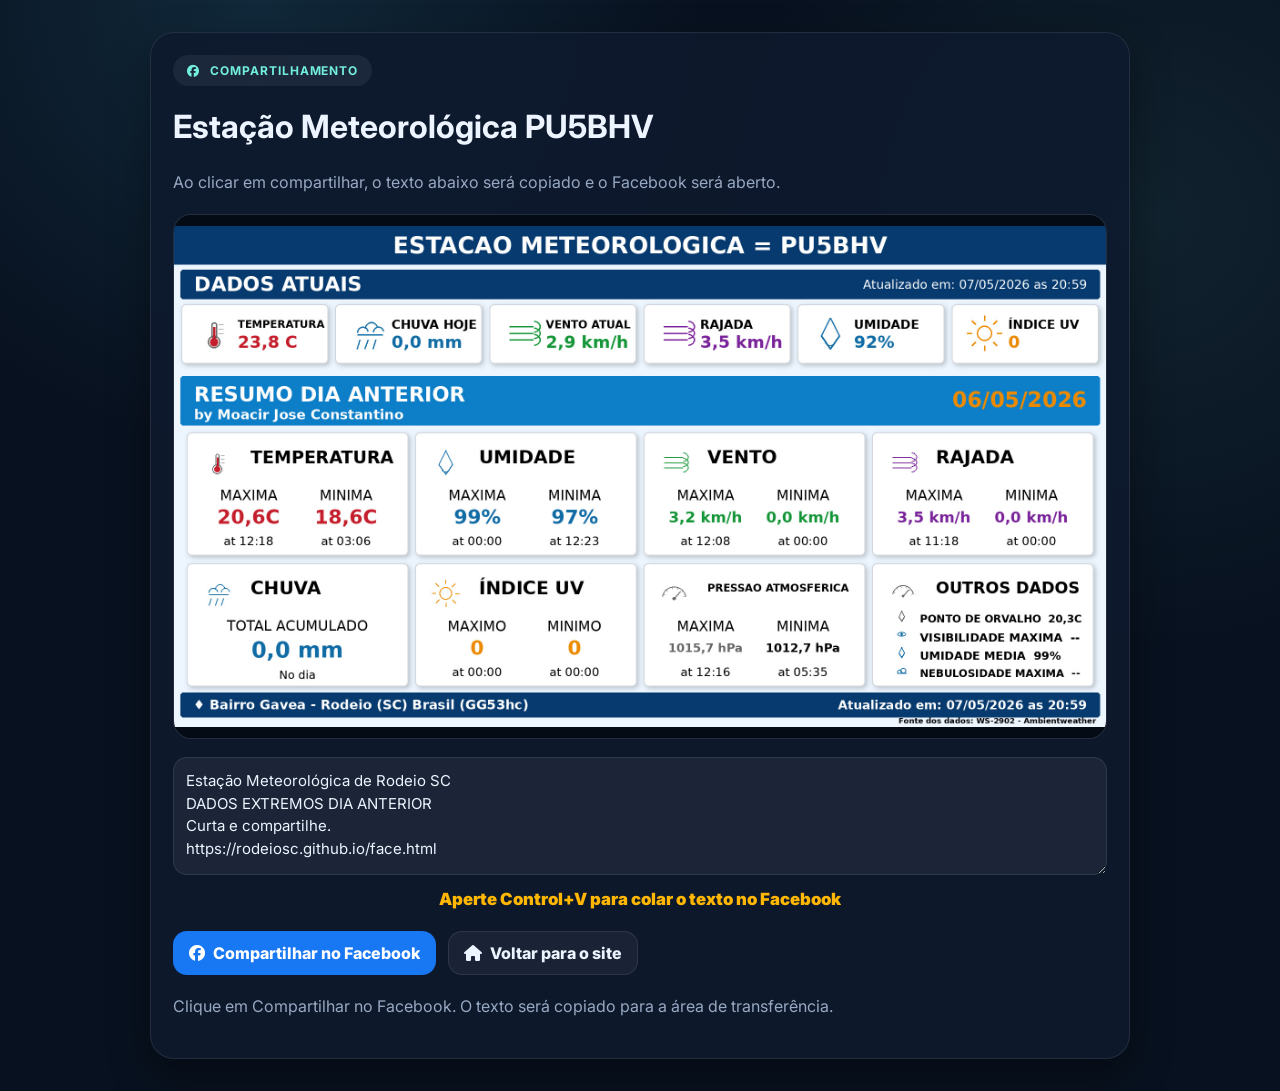
<file: face.html>
<!DOCTYPE html>
<html lang="pt-BR">
<head>
  <meta charset="UTF-8">
  <meta name="viewport" content="width=device-width, initial-scale=1.0">
  <title>Compartilhar | Estação Meteorológica PU5BHV</title>
  <meta name="description" content="Compartilhar painel diário da Estação Meteorológica PU5BHV.">
  <meta property="og:type" content="website">
  <meta property="og:title" content="Estação Meteorológica PU5BHV">
  <meta property="og:description" content="Estação Meteorológica de Rodeio SC - Dados extremos do dia anterior.">
  <meta property="og:url" content="https://rodeiosc.github.io/face.html">
  <meta property="og:image" content="https://rodeiosc.github.io/media/ontem.jpg">
  <meta property="og:image:type" content="image/jpeg">
  <link rel="preconnect" href="https://fonts.googleapis.com">
  <link rel="preconnect" href="https://fonts.gstatic.com" crossorigin>
  <link href="https://fonts.googleapis.com/css2?family=Inter:wght@400;500;600;700;800;900&display=swap" rel="stylesheet">
  <link rel="stylesheet" href="https://cdnjs.cloudflare.com/ajax/libs/font-awesome/6.5.0/css/all.min.css">
  <link rel="stylesheet" href="assets/css/style.css">
</head>
<body>
  <main class="share-card">
    <span class="eyebrow"><i class="fa-brands fa-facebook"></i> Compartilhamento</span>
    <h1>Estação Meteorológica PU5BHV</h1>
    <p class="muted">Ao clicar em compartilhar, o texto abaixo será copiado e o Facebook será aberto.</p>

    <div class="media-frame" style="margin: 18px 0; aspect-ratio: 16 / 9;">
      <img id="sharePreview" src="media/ontem.jpg" alt="Painel diário da estação meteorológica" onerror="this.src='assets/img/placeholder-camera.svg'">
    </div>

    <textarea id="shareText" readonly>Estação Meteorológica de Rodeio SC
DADOS EXTREMOS DIA ANTERIOR
Curta e compartilhe.
https://rodeiosc.github.io/face.html</textarea>

    <div class="paste-help">Aperte Control+V para colar o texto no Facebook</div>

    <div class="action-row">
      <a class="btn btn-facebook" href="https://www.facebook.com/sharer/sharer.php?u=https%3A%2F%2Frodeiosc.github.io%2Fface.html" id="facebookShareBtn" target="_blank" rel="noopener noreferrer"><i class="fa-brands fa-facebook"></i> Compartilhar no Facebook</a>
      <a class="btn btn-secondary" href="index.html"><i class="fa-solid fa-house"></i> Voltar para o site</a>
    </div>

    <p class="footer-note" id="copyStatus">Clique em Compartilhar no Facebook. O texto será copiado para a área de transferência.</p>
  </main>

  <script>
    const shareText = document.getElementById('shareText').value;
    const facebookUrl = 'https://www.facebook.com/sharer/sharer.php?u=https%3A%2F%2Frodeiosc.github.io%2Fface.html';

    function copyOldMode(text) {
      const textarea = document.createElement('textarea');
      textarea.value = text;
      textarea.setAttribute('readonly', '');
      textarea.style.position = 'fixed';
      textarea.style.left = '-9999px';
      document.body.appendChild(textarea);
      textarea.focus();
      textarea.select();
      let ok = false;
      try { ok = document.execCommand('copy'); } catch (e) { ok = false; }
      document.body.removeChild(textarea);
      return ok;
    }

    async function copyText(text) {
      if (navigator.clipboard && window.isSecureContext) {
        await navigator.clipboard.writeText(text);
        return true;
      }
      return copyOldMode(text);
    }

    document.getElementById('facebookShareBtn').addEventListener('click', async function(event) {
      event.preventDefault();
      const status = document.getElementById('copyStatus');
      try {
        await copyText(shareText);
        status.textContent = 'Texto copiado. Aperte Control+V no campo do Facebook.';
      } catch (e) {
        status.textContent = 'Não foi possível copiar automaticamente. Selecione o texto e copie manualmente.';
      }
      window.open(facebookUrl, '_blank', 'noopener,noreferrer');
    });
  </script>
</body>
</html>
</file>
<file: assets/css/style.css>
:root {
  --bg: #08111f;
  --bg-soft: #0d1728;
  --panel: rgba(14, 26, 46, 0.88);
  --panel-strong: rgba(10, 20, 36, 0.96);
  --text: #ecf4ff;
  --muted: #98a8c2;
  --accent: #4cc9f0;
  --accent-2: #72efdd;
  --warning: #ffb703;
  --danger: #ff6b6b;
  --success: #72efdd;
  --border: rgba(255,255,255,0.09);
  --shadow: 0 16px 40px rgba(0,0,0,0.35);
  --radius: 22px;
}

* { box-sizing: border-box; }
html { scroll-behavior: smooth; }
body {
  margin: 0;
  min-height: 100vh;
  background:
    radial-gradient(circle at 20% 0%, rgba(76,201,240,.13), transparent 30%),
    radial-gradient(circle at 90% 20%, rgba(114,239,221,.08), transparent 30%),
    var(--bg);
  color: var(--text);
  font-family: Inter, Arial, Helvetica, sans-serif;
}

a { color: inherit; }
img, video, iframe { max-width: 100%; }
.container { width: min(100% - 36px, 1380px); margin: 0 auto; }

.side-menu {
  position: fixed;
  inset: 0 auto 0 0;
  width: 240px;
  z-index: 10;
  padding: 22px 16px;
  background: rgba(8, 17, 31, 0.96);
  border-right: 1px solid var(--border);
  box-shadow: var(--shadow);
  overflow-y: auto;
}
.side-menu-brand {
  display: grid;
  gap: 8px;
  margin-bottom: 18px;
  padding: 14px;
  border-radius: 18px;
  background: rgba(255,255,255,0.04);
  border: 1px solid rgba(255,255,255,0.07);
}
.side-menu-brand i {
  width: 44px;
  height: 44px;
  display: grid;
  place-items: center;
  border-radius: 15px;
  background: rgba(76,201,240,0.14);
  border: 1px solid rgba(76,201,240,0.30);
  color: var(--accent-2);
  font-size: 19px;
}
.side-menu-brand strong { font-size: .96rem; line-height: 1.25; }
.side-menu-brand small { color: var(--muted); line-height: 1.35; }
.side-menu-links { display: grid; gap: 10px; }
.side-menu-links a {
  display: flex;
  align-items: center;
  gap: 10px;
  padding: 12px 13px;
  border-radius: 14px;
  color: var(--text);
  background: rgba(255,255,255,0.03);
  border: 1px solid rgba(255,255,255,0.06);
  transition: 0.2s;
  text-decoration: none;
  font-weight: 800;
  font-size: 0.92rem;
}
.side-menu-links a:hover,
.side-menu-links a.active {
  border-color: rgba(76,201,240,0.45);
  background: rgba(76,201,240,0.14);
  color: var(--accent-2);
}
.side-menu-links a i { width: 20px; text-align: center; }
.side-menu-note {
  margin-top: 18px;
  padding: 12px;
  color: var(--muted);
  line-height: 1.55;
  font-size: .83rem;
  border-radius: 14px;
  border: 1px solid var(--border);
  background: rgba(255,255,255,.035);
}

.site-title-banner {
  margin-left: 240px;
  padding: 20px 18px 8px;
  text-align: center;
}
.site-title-banner h1 {
  margin: 0;
  font-size: clamp(1.35rem, 2.4vw, 2.25rem);
  line-height: 1.15;
  font-weight: 800;
  letter-spacing: 0.04em;
  text-transform: uppercase;
}
.site-title-banner .site-owner-name {
  margin-top: 6px;
  color: var(--muted);
  font-size: clamp(0.98rem, 1.6vw, 1.2rem);
  font-weight: 700;
  letter-spacing: 0.02em;
}
.page-content { margin-left: 240px; padding-bottom: 36px; }

.hero { padding: 28px 0 18px; }
.hero-card {
  background: linear-gradient(135deg, rgba(18, 35, 60, 0.95), rgba(8, 19, 34, 0.95));
  border: 1px solid var(--border);
  border-radius: 30px;
  box-shadow: var(--shadow);
  overflow: hidden;
  position: relative;
}
.hero-card::before {
  content: '';
  position: absolute;
  inset: 0;
  background: linear-gradient(90deg, rgba(76, 201, 240, 0.12), transparent 35%, rgba(114, 239, 221, 0.06));
  pointer-events: none;
}
.hero-inner {
  position: relative;
  z-index: 1;
  display: grid;
  grid-template-columns: 1.5fr 1fr;
  gap: 24px;
  padding: 32px;
}
.eyebrow {
  display: inline-flex;
  gap: 10px;
  align-items: center;
  padding: 8px 14px;
  border-radius: 999px;
  background: rgba(255,255,255,0.06);
  color: var(--accent-2);
  font-size: 12px;
  font-weight: 700;
  letter-spacing: 0.08em;
  text-transform: uppercase;
}
.hero h1 {
  margin: 18px 0 10px;
  font-size: clamp(2rem, 4vw, 3.5rem);
  line-height: 1.05;
  letter-spacing: -0.03em;
}
.hero p, .muted {
  color: var(--muted);
  line-height: 1.75;
}
.hero p { margin: 0; max-width: 800px; font-size: 1rem; }
.hero-meta, .action-row { display: flex; flex-wrap: wrap; gap: 12px; margin-top: 22px; }
.meta-pill,
.status-box,
.disclaimer-box,
.panel,
.media-card,
.link-card,
.equipment-card {
  border: 1px solid var(--border);
  box-shadow: var(--shadow);
}
.meta-pill {
  padding: 12px 16px;
  background: rgba(255,255,255,0.04);
  border-radius: 16px;
  color: var(--text);
  font-size: 14px;
}
.hero-side { display: grid; gap: 14px; }
.status-box,
.disclaimer-box,
.panel {
  background: var(--panel);
  backdrop-filter: blur(10px);
  border-radius: var(--radius);
  padding: 20px;
}
.status-label {
  color: var(--muted);
  font-size: 12px;
  text-transform: uppercase;
  letter-spacing: 0.08em;
  margin-bottom: 10px;
}
.status-value {
  font-size: 1.8rem;
  font-weight: 800;
  margin-bottom: 8px;
  color: var(--accent-2);
}
.status-ok { color: var(--accent-2); }
.status-rain { color: #8ecae6; }
.status-hot { color: #ffb703; }
.status-cold { color: #bde0fe; }
.status-wind { color: #ffd166; }

.section { padding: 12px 0; }
.section-head {
  display: flex;
  align-items: end;
  justify-content: space-between;
  gap: 18px;
  margin: 18px 0 16px;
}
.section-head h2 { margin: 0; font-size: 1.45rem; }
.section-head p { margin: 6px 0 0; color: var(--muted); font-size: .95rem; }

.metrics-grid { display: grid; grid-template-columns: repeat(4, minmax(0, 1fr)); gap: 16px; }
.metric-card {
  padding: 20px;
  border-radius: 22px;
  background: var(--panel);
  border: 1px solid var(--border);
  box-shadow: var(--shadow);
}
.metric-card .icon {
  width: 42px;
  height: 42px;
  display: grid;
  place-items: center;
  border-radius: 14px;
  background: rgba(76,201,240,.14);
  color: var(--accent-2);
  margin-bottom: 14px;
}
.metric-label { color: var(--muted); font-weight: 700; font-size: .86rem; }
.metric-value { margin: 8px 0 4px; font-size: clamp(1.55rem, 2.8vw, 2.25rem); font-weight: 850; }
.metric-sub { color: var(--muted); font-size: .88rem; line-height: 1.5; }

.two-grid { display: grid; grid-template-columns: 1.1fr .9fr; gap: 16px; }
.three-grid { display: grid; grid-template-columns: repeat(3, minmax(0, 1fr)); gap: 16px; }
.chart-wrap { min-height: 340px; }
.chart-wrap canvas { width: 100% !important; min-height: 300px; }
.summary-list, .mini-list { display: grid; gap: 12px; }
.summary-item, .mini-item, .identity-item {
  padding: 12px 14px;
  border-radius: 14px;
  background: rgba(255,255,255,0.04);
  border: 1px solid rgba(255,255,255,0.05);
  color: var(--muted);
}
.summary-item { display: flex; justify-content: space-between; gap: 12px; align-items: center; }
.summary-item strong, .mini-item strong, .identity-item strong { color: var(--text); }
.summary-item strong { font-size: 1rem; white-space: nowrap; }
.panel h3 { margin: 0 0 16px; }
.panel p { color: var(--muted); line-height: 1.8; }

.map-grid { display: grid; grid-template-columns: repeat(3, minmax(0, 1fr)); gap: 16px; }
.map-card iframe, .map-wrap iframe { width: 100%; min-height: 340px; border: 0; border-radius: 18px; display: block; background: #06101f; }
.map-head p { color: var(--muted); margin: -8px 0 14px; line-height: 1.6; }

.camera-grid { display: grid; grid-template-columns: repeat(2, minmax(0, 1fr)); gap: 16px; }
.media-card { background: var(--panel); border-radius: var(--radius); overflow: hidden; }
.media-head { padding: 18px 20px 0; display: flex; justify-content: space-between; gap: 12px; align-items: center; }
.media-head h3 { margin: 0; }
.media-body { padding: 18px 20px 20px; }
.media-frame {
  width: 100%;
  aspect-ratio: 16 / 10;
  border-radius: 18px;
  overflow: hidden;
  background: rgba(255,255,255,0.03);
  border: 1px solid rgba(255,255,255,0.06);
}
.media-frame img, .media-frame video { width: 100%; height: 100%; display: block; object-fit: contain; background: #050b14; }
.media-note { margin-top: 14px; color: var(--muted); line-height: 1.7; font-size: .94rem; }

.btn {
  display: inline-flex;
  align-items: center;
  gap: 8px;
  border: 1px solid rgba(76,201,240,.30);
  border-radius: 14px;
  padding: 11px 15px;
  color: var(--text);
  background: rgba(76,201,240,.14);
  text-decoration: none;
  font-weight: 800;
  cursor: pointer;
}
.btn:hover { color: var(--accent-2); opacity: .95; }
.btn-secondary { background: rgba(255,255,255,.05); border-color: var(--border); }
.btn-facebook { background: #1877f2; color: #fff; border-color: transparent; }

.table-wrap { overflow-x: auto; border-radius: 18px; border: 1px solid var(--border); background: var(--panel-strong); }
table { width: 100%; border-collapse: collapse; min-width: 920px; }
th, td { padding: 12px 10px; border-bottom: 1px solid rgba(255,255,255,.06); text-align: center; }
th { background: rgba(76,201,240,.12); color: var(--accent-2); font-size: .82rem; text-transform: uppercase; letter-spacing: .04em; }
td { color: var(--text); }
tr:hover td { background: rgba(255,255,255,.03); }
.footer-note { margin-top: 18px; color: var(--muted); line-height: 1.7; }

.equipment-grid { display: grid; grid-template-columns: repeat(4, minmax(0, 1fr)); gap: 16px; }
.equipment-card { background: var(--panel); border-radius: var(--radius); overflow: hidden; }
.equipment-card img { width: 100%; height: 210px; object-fit: contain; display: block; background: rgba(255,255,255,.03); padding: 18px; }
.equipment-body { padding: 18px; }
.equipment-body h3 { margin: 0 0 8px; }
.equipment-body p { margin: 0; color: var(--muted); line-height: 1.7; }
.links-grid { display: grid; grid-template-columns: repeat(3, minmax(0, 1fr)); gap: 16px; }
.link-card { display: block; padding: 18px; border-radius: var(--radius); background: var(--panel); text-decoration: none; transition: .2s; }
.link-card:hover { transform: translateY(-3px); border-color: rgba(76,201,240,.35); }
.link-top { display: flex; align-items: center; gap: 12px; margin-bottom: 12px; }
.link-icon { width: 42px; height: 42px; display: grid; place-items: center; border-radius: 14px; background: rgba(255,255,255,.06); color: var(--accent); }
.link-card h3 { margin: 0; }
.link-card p { margin: 0; color: var(--muted); line-height: 1.7; font-size: .92rem; }

.share-card { width: min(100% - 36px, 980px); margin: 32px auto; background: var(--panel); border: 1px solid var(--border); border-radius: 24px; box-shadow: var(--shadow); padding: 22px; }
.share-card textarea { width: 100%; min-height: 118px; resize: vertical; border-radius: 14px; border: 1px solid var(--border); background: rgba(255,255,255,.06); color: var(--text); padding: 12px; font-size: 15px; font-family: inherit; margin-bottom: 10px; line-height: 1.5; }
.paste-help { text-align: center; color: var(--warning); font-size: 1.05rem; font-weight: 900; margin: 0 0 16px; }

@media (max-width: 1180px) {
  .hero-inner, .two-grid, .map-grid { grid-template-columns: 1fr; }
  .metrics-grid, .equipment-grid { grid-template-columns: repeat(2, minmax(0, 1fr)); }
  .links-grid, .three-grid { grid-template-columns: repeat(2, minmax(0, 1fr)); }
  .camera-grid { grid-template-columns: 1fr; }
}
@media (max-width: 900px) {
  .side-menu { position: static; width: auto; border-right: 0; border-bottom: 1px solid var(--border); padding: 14px; }
  .side-menu-links { grid-template-columns: repeat(2, minmax(0, 1fr)); }
  .site-title-banner, .page-content { margin-left: 0; }
  .site-title-banner { padding: 16px 14px 4px; }
}
@media (max-width: 640px) {
  .container { width: min(100% - 20px, 1380px); }
  .hero-inner, .panel, .status-box, .disclaimer-box { padding: 18px; }
  .side-menu-links, .metrics-grid, .equipment-grid, .links-grid, .three-grid { grid-template-columns: 1fr; }
  .section-head { align-items: flex-start; flex-direction: column; }
  .summary-item { align-items: flex-start; flex-direction: column; }
}
@media print {
  .side-menu, .site-title-banner, .top-bar { display: none; }
  body { background: #fff; color: #000; }
  .page-content { margin-left: 0; }
  .container, .panel, .table-wrap { box-shadow: none; background: #fff; color: #000; border-color: #ddd; }
  table { font-size: 10px; min-width: 0; }
  th, td { padding: 4px; color: #000; }
}
</file>
